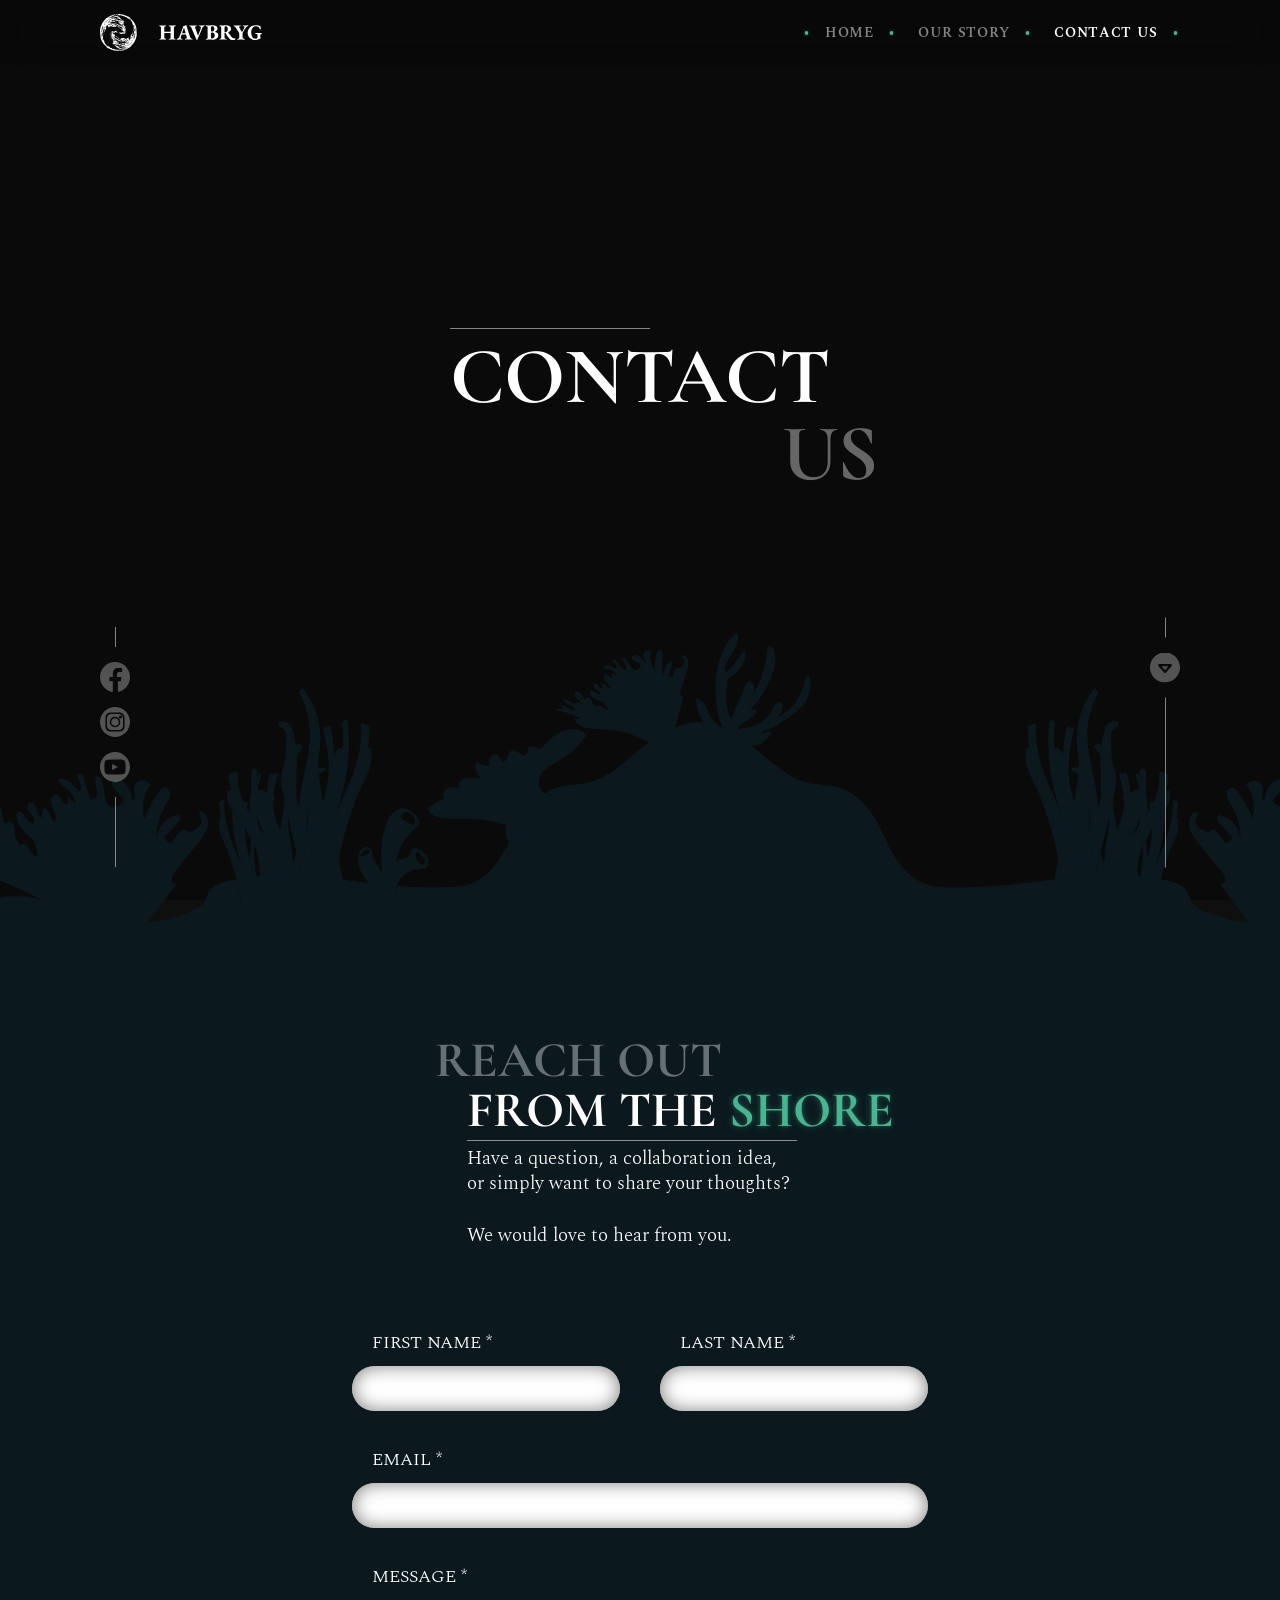
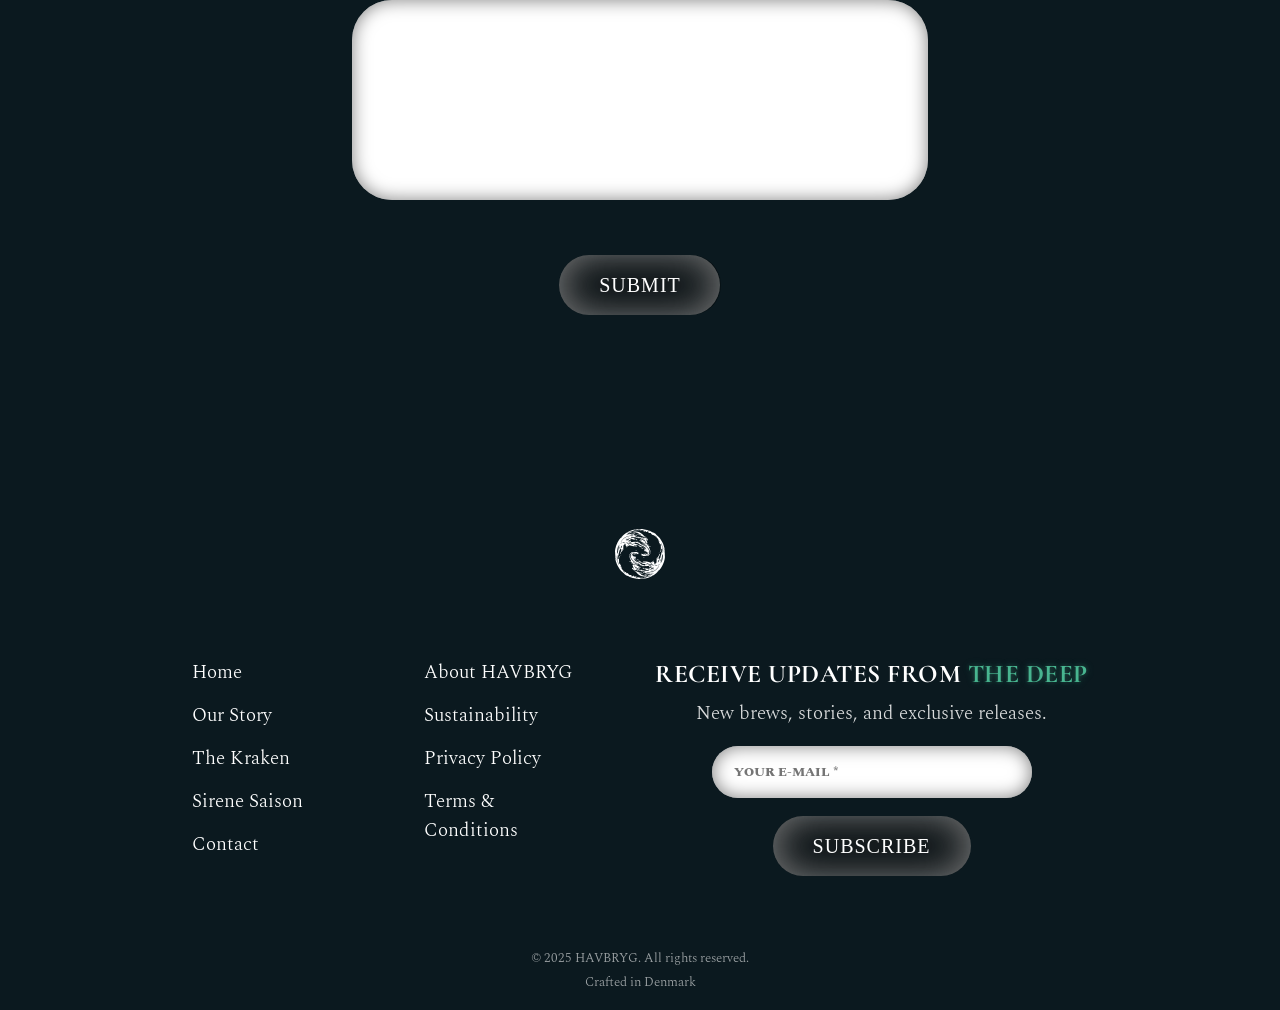
<file: contact-us.html>
<!DOCTYPE html>
<html lang="en">
<head>
    <meta charset="UTF-8">
    <meta name="viewport" content="width=device-width, initial-scale=1.0">
    <title>HAVBRYG-contact-us</title>
    <link rel="stylesheet" href="/css/style.css" />
    <script src="/js/script.js" defer></script>
    <link rel="preconnect" href="https://fonts.googleapis.com" />
    <link rel="preconnect" href="https://fonts.gstatic.com" crossorigin />
<link href="https://fonts.googleapis.com/css2?family=Cormorant+Garamond:ital,wght@0,300..700;1,300..700&family=EB+Garamond:ital,wght@0,400..800;1,400..800&family=Spectral:ital,wght@0,200;0,300;0,400;0,500;0,600;0,700;0,800;1,200;1,300;1,400;1,500;1,600;1,700;1,800&display=swap" rel="stylesheet">
</head>
<!-- BUBBLES MOUSEMOVE -->
<div class="bubble-container"></div>

<body class="page">
   <div class="page-transition"></div>
    <!-- ==== BACKGROUND ==== -->

    <video class="bg-video" autoplay muted loop playsinline aria-hidden="true">
      <source src="/assets/img/bg_underwater.mp4" type="video/mp4" />
    </video>

    <!-- ==== MENU ==== -->
    <header class="site-header">
      <nav class="nav" aria-label="hovedmenu">
        <a href="index.html" class="logo">
          <img
            class="logo-default"
            src="/assets/img/logo1.svg"
            alt="HAVBRYG logo"
          />
          <img class="logo-hover" src="/assets/img/logo1-hover.svg" alt="" />
        </a>
        <!-- DESKTOP MENU (visible on wide screens) -->
          <ul class="menu">
            <li><a href="index.html">HOME</a></li>
            <li><a href="our-story.html">OUR STORY</a></li>
            <li><a href="contact-us.html" class="active">CONTACT US</a></li>
          </ul>
        
      </nav>
    </header>
   <!-- MENU TOGGLE (moved out of header so backdrop-filter can blur page behind) -->
    <input type="checkbox" id="menu-toggle" class="menu-toggle" />
    <!-- Shared glass overlay used for both header and dropdown so blur blends seamlessly -->
    <div class="glass-overlay" aria-hidden="true"></div>
    <label for="menu-toggle" class="menu-burger">
      <div class="bar"></div>
      <div class="bar"></div>
      <div class="bar"></div>
    </label>
    <!-- MOBILE PANEL (used for small screens so it can be fixed and blurred) -->
    <ul class="menu-panel">
      <li><a href="index.html">HOME</a></li>
      <li><a href="our-story.html">OUR STORY</a></li>
      <li><a href="contact-us.html" class="active">CONTACT US</a></li>
    </ul>
 
    <main>

        <!-- ==== HERO CONTACT US ==== -->
         <section id="hero" class="hero-contact">
            <h1>CONTACT</h1>
            <h2 class="mouse-glow-text">
              <span class="text-base">US</span>
              <span class="text-glow">US</span>
            </h2>
            <!-- SOCIAL LINKS -->
        <aside class="social-links" aria-label="sociale medier">
          <a href="/" class="social-icon" aria-label="Facebook">
            <img class="icon-default" src="/assets/img/facebook.svg" alt="" />
            <img
              class="icon-hover"
              src="/assets/img/facebook-hover.svg"
              alt=""
            />
          </a>
          <a href="/" class="social-icon" aria-label="Instagram">
            <img class="icon-default" src="/assets/img/instagram.svg" alt="" />
            <img
              class="icon-hover"
              src="/assets/img/instagram-hover.svg"
              alt=""
            />
          </a>
          <a href="/" class="social-icon" aria-label="Youtube">
            <img class="icon-default" src="/assets/img/youtube.svg" alt="" />
            <img class="icon-hover" src="/assets/img/youtube-hover.svg" alt=""
          /></a>
        </aside>
        <!-- SCROLL ARROW -->
        <a href="#next" class="scroll-arrow" aria-label="scroll ned">
          <div class="arrow-wrapper">
            <img
              class="scroll-arrow-default"
              src="/assets/img/drop-down.svg"
              alt=""
            />
            <img
              class="scroll-arrow-hover"
              src="/assets/img/drop-down-hover.svg"
              alt=""
            />
          </div>
        </a> 
        </section>
<div class="contact-bg">
<!-- ==== CONTACT US ==== -->
<section class="contact">
<article class="contact-text">
    <h2 class="mouse-glow-text">
      <span class="text-base">REACH OUT</span>
    <span class="text-glow">REACH OUT</span>
    </h2>
    <h3>FROM THE <span class="accent">SHORE</span></h3>
    <p>Have a question, a collaboration idea, or simply want to share your thoughts? <br><br>We would love to hear from you.</p>
</article>

<div class="contact-form-section">
     <form class="contact-form">

    <div class="form-row">
      <div class="form-group">
        <label for="first-name">FIRST NAME *</label>
        <input type="text" id="first-name" name="first-name" required>
      </div>

      <div class="form-group">
        <label for="last-name">LAST NAME *</label>
        <input type="text" id="last-name" name="last-name" required>
      </div>
    </div>

    <div class="form-group">
      <label for="email">EMAIL *</label>
      <input type="email" id="email" name="email" required>
    </div>

    <div class="form-group">
      <label for="message">MESSAGE *</label>
      <textarea id="message" name="message" required></textarea>
    </div>

    <div class="form-submit">
      <button type="submit" class="button">SUBMIT</button>
    </div>

  </form>

</div>


</section>

<!-- ==== FOOTER ==== -->

      <footer class="footer">
       
        <div class="footer-wrapper">
        <div class="logo-wrapper">
          <a href="index.html" class="logo-no-text" aria-label="gå til forsiden">
            <img
              src="/assets/img/logo_no_text.svg"
              class="logo-no-text-default"
              alt="logo no text default"
            />
            <img
              src="/assets/img/logo_no_text-hover.svg"
              class="logo-no-text-hover"
              alt="logo no text hover"
            />
          </a>
        </div>
        <div class="links-wrapper">
          <div class="links">
            <div class="links-first">
              <ul>
                <li><a href="/">Home</a></li>
                <li><a href="/">Our Story</a></li>
                <li><a href="/">The Kraken</a></li>
                <li><a href="/">Sirene Saison</a></li>
                <li><a href="/">Contact</a></li>
              </ul>
            </div>
            <div class="links-second">
              <ul>
                <li><a href="/">About HAVBRYG</a></li>
                <li><a href="/">Sustainability</a></li>
                <li><a href="/">Privacy Policy</a></li>
                <li><a href="/">Terms & Conditions</a></li>
              </ul>
            </div>
          </div>

          <div class="newsletter-wrapper">
            <h2>RECEIVE UPDATES FROM <span class="accent">THE DEEP</span></h2>
            <p>New brews, stories, and exclusive releases.</p>
            <form class="newsletter">
              <input type="email" placeholder="YOUR E-MAIL *" required />
              <button type="submit" class="button">SUBSCRIBE</button>
            </form>
          </div>
        </div>

        <div class="footer-copy">
          <p>© 2025 HAVBRYG. All rights reserved.</p>
          <p>Crafted in Denmark</p>
        </div>
      </footer></div>
        </main>
</body>
</html>
</file>
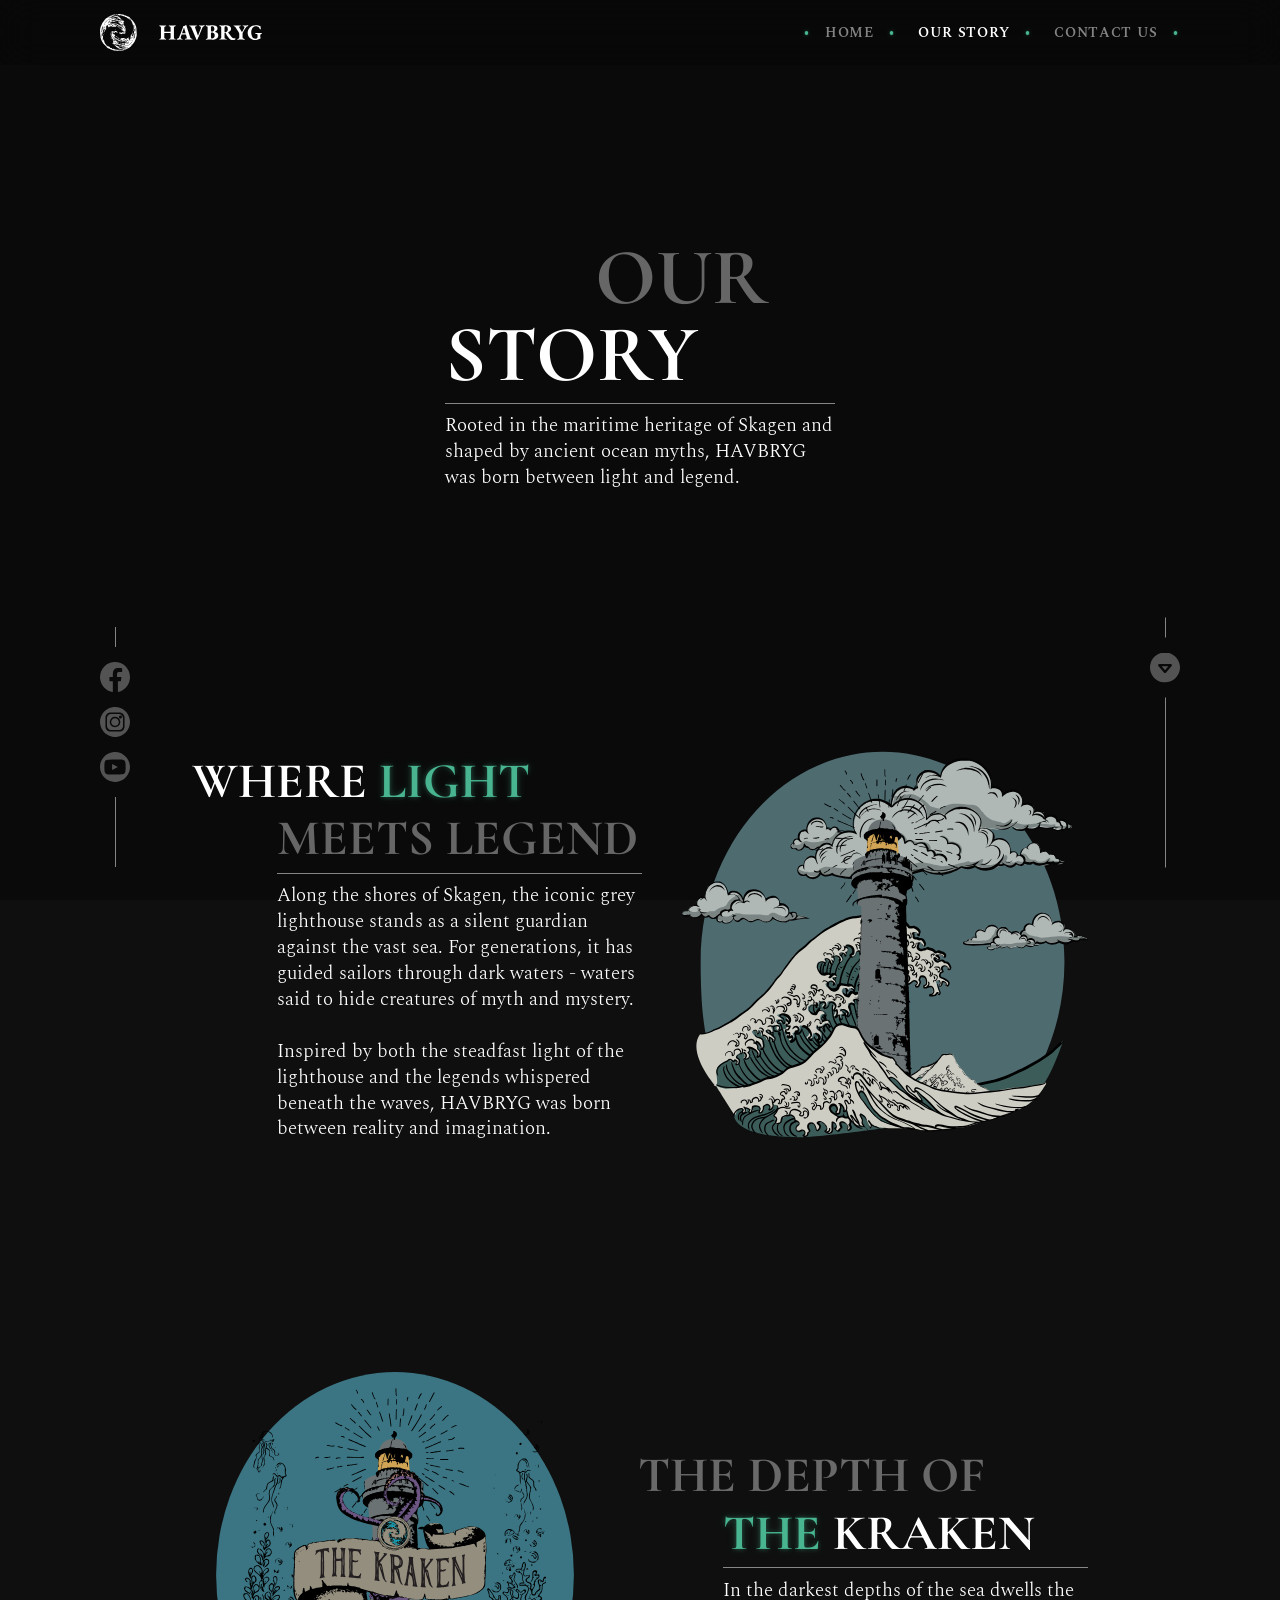
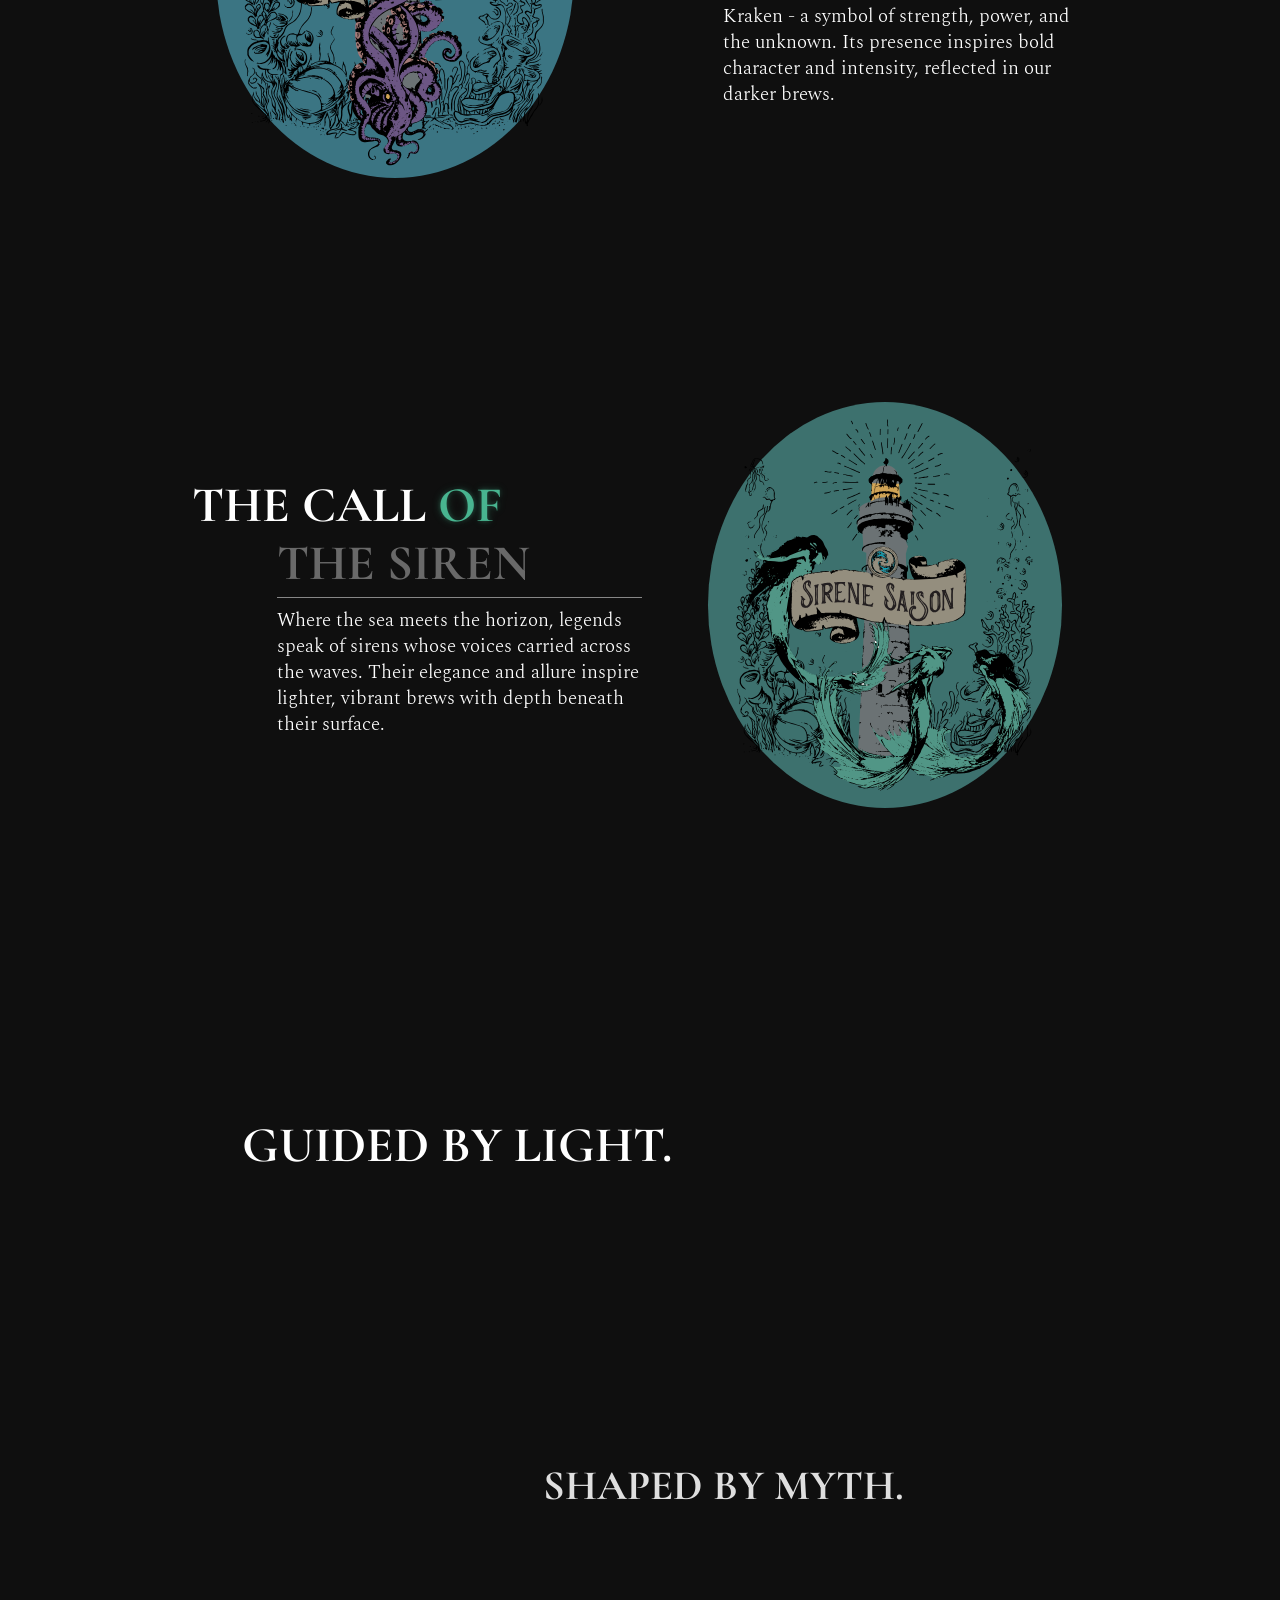
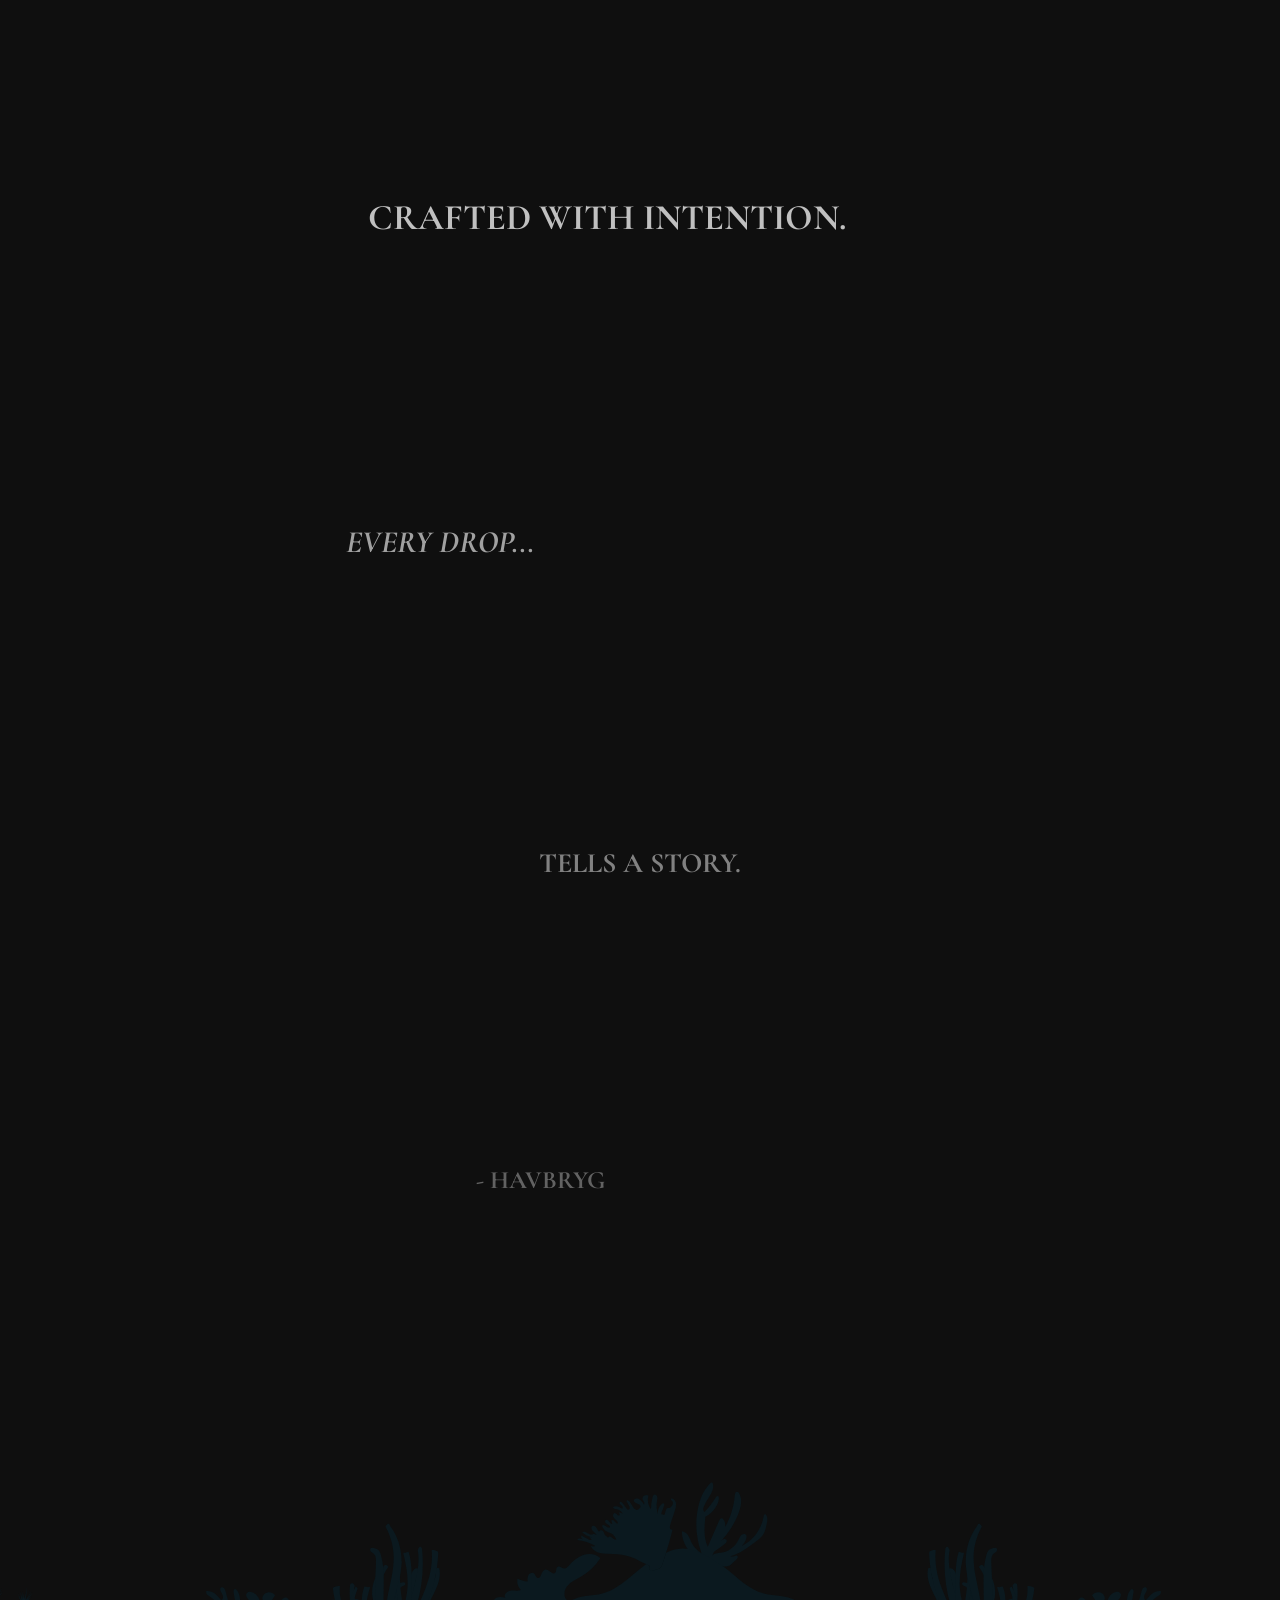
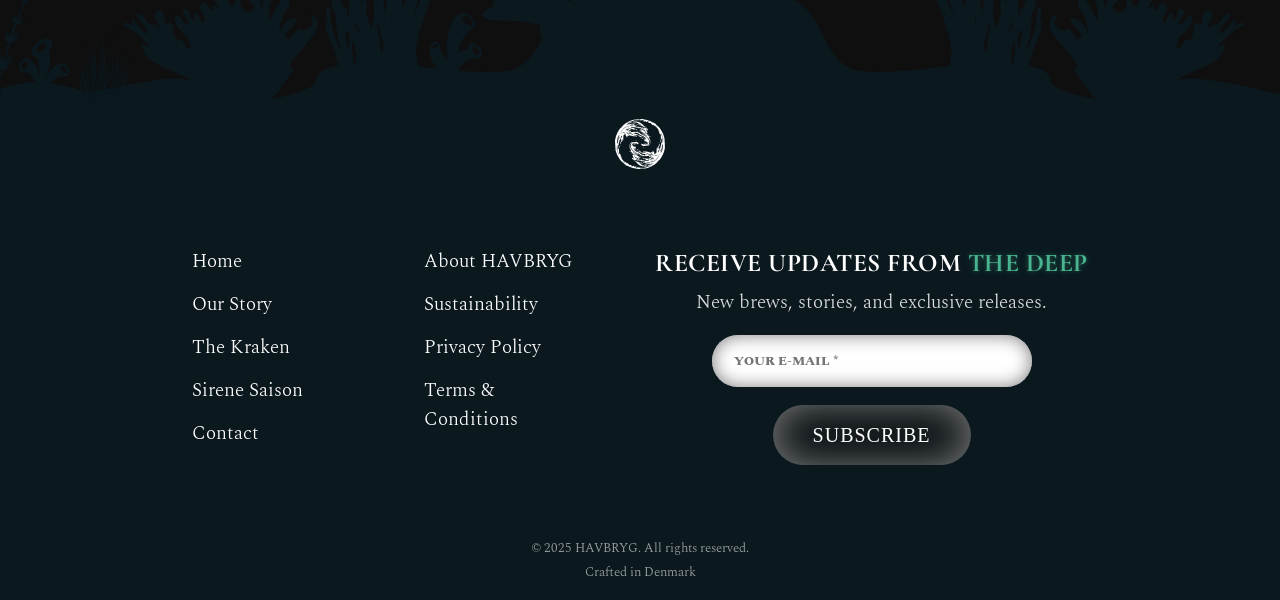
<file: our-story.html>
<!DOCTYPE html>
<html lang="en">
<head>
    <meta charset="UTF-8">
    <meta name="viewport" content="width=device-width, initial-scale=1.0">
    <title>HAVBRYG-our-story</title>
    <link rel="stylesheet" href="/css/style.css" />
    <script src="/js/script.js" defer></script>
    <link rel="preconnect" href="https://fonts.googleapis.com" />
    <link rel="preconnect" href="https://fonts.gstatic.com" crossorigin />
<link href="https://fonts.googleapis.com/css2?family=Cormorant+Garamond:ital,wght@0,300..700;1,300..700&family=EB+Garamond:ital,wght@0,400..800;1,400..800&family=Spectral:ital,wght@0,200;0,300;0,400;0,500;0,600;0,700;0,800;1,200;1,300;1,400;1,500;1,600;1,700;1,800&display=swap" rel="stylesheet">
</head>
<!-- BUBBLES MOUSEMOVE -->
<div class="bubble-container"></div>

<body class="page">
    <!-- ==== BACKGROUND ==== -->

    <video class="bg-video" autoplay muted loop playsinline aria-hidden="true">
      <source src="/assets/img/bg_underwater.mp4" type="video/mp4" /></video>

    <!-- ==== MENU ==== -->
    <header class="site-header">
      <nav class="nav" aria-label="hovedmenu">
        <a href="index.html" class="logo">
          <img
            class="logo-default"
            src="/assets/img/logo1.svg"
            alt="HAVBRYG logo"
          />
          <img class="logo-hover" src="/assets/img/logo1-hover.svg" alt="" />
        </a>
        <!-- DESKTOP MENU (visible on wide screens) -->
          <ul class="menu">
            <li><a href="index.html">HOME</a></li>
            <li><a href="our-story.html" class="active">OUR STORY</a></li>
            <li><a href="contact-us.html">CONTACT US</a></li>
          </ul>
        
      </nav>
    </header>
    <!-- MENU TOGGLE (moved out of header so backdrop-filter can blur page behind) -->
    <input type="checkbox" id="menu-toggle" class="menu-toggle" />
    <!-- Shared glass overlay used for both header and dropdown so blur blends seamlessly -->
    <div class="glass-overlay" aria-hidden="true"></div>
    <label for="menu-toggle" class="menu-burger">
      <div class="bar"></div>
      <div class="bar"></div>
      <div class="bar"></div>
    </label>
    <!-- MOBILE PANEL (used for small screens so it can be fixed and blurred) -->
    <ul class="menu-panel">
      <li><a href="index.html">HOME</a></li>
      <li><a href="our-story.html" class="active">OUR STORY</a></li>
      <li><a href="contact-us.html">CONTACT US</a></li>
    </ul>
    <main>

        <!-- ==== HERO ==== -->
         <section id="hero" class="hero-story">
          <div class="hero-story-text">
            <h1 class="mouse-glow-text">
              <span class="text-base">OUR</span> 
              <span class="text-glow">OUR</span>
              </h1>
             <h2>STORY</h2>
<p>Rooted in the maritime heritage of Skagen and shaped by ancient ocean myths, HAVBRYG was born between light and legend.</p>
        </div>
<!-- SOCIAL LINKS -->
        <aside class="social-links" aria-label="sociale medier">
          <a href="/" class="social-icon" aria-label="Facebook">
            <img class="icon-default" src="/assets/img/facebook.svg" alt="" />
            <img
              class="icon-hover"
              src="/assets/img/facebook-hover.svg"
              alt=""
            />
          </a>
          <a href="/" class="social-icon" aria-label="Instagram">
            <img class="icon-default" src="/assets/img/instagram.svg" alt="" />
            <img
              class="icon-hover"
              src="/assets/img/instagram-hover.svg"
              alt=""
            />
          </a>
          <a href="/" class="social-icon" aria-label="Youtube">
            <img class="icon-default" src="/assets/img/youtube.svg" alt="" />
            <img class="icon-hover" src="/assets/img/youtube-hover.svg" alt=""
          /></a>
        </aside>
        <!-- SCROLL ARROW -->
        <a href="#next" class="scroll-arrow" aria-label="scroll ned">
          <div class="arrow-wrapper">
            <img
              class="scroll-arrow-default"
              src="/assets/img/drop-down.svg"
              alt=""
            />
            <img
              class="scroll-arrow-hover"
              src="/assets/img/drop-down-hover.svg"
              alt=""
            />
          </div>
        </a> 
        </section>

        <!-- ==== OUR STORY ==== -->

        <!-- LIGHTHOUSE -->
         <section class="lighthouse-section">
            <article class="lighthouse-text">
            <h2>WHERE <span class="accent">LIGHT</span></h2> 
            <h3 class="mouse-glow-text">
              <span class="text-base">MEETS LEGEND</span>
              <span class="text-glow">MEETS LEGEND</span>
            </h3>
            <p>Along the shores of Skagen, the iconic grey lighthouse stands as a silent guardian against the vast sea. For generations, it has guided sailors through dark waters - waters said to hide creatures of myth and mystery.<br><br>Inspired by both the steadfast light of the lighthouse and the legends whispered beneath the waves, HAVBRYG was born between reality and imagination.</p>
             </article>
            <div class="lighthouse-img">
             <img src="/assets/img/lighthouse_basic.svg" class="basic" alt="">
             <img src="/assets/img/lighthouse_clouds.svg" class="behind" alt="">
             <img src="/assets/img/lighthouse_wave1.svg" class="between" alt="">
             <img src="/assets/img/lighthouse_lighthouse.svg" class="front" alt="">
             <img src="/assets/img/lighthouse_wave2.svg" class="extra-front" alt="">
             </div>
         </section>

         <!-- KRAKEN -->
         <section class="kraken-section">
            <div class="kraken-img">
                <img src="/assets/img/kraken_basic.svg" class="basic" alt="">
                <img src="/assets/img/kraken_bg.svg" class="behind" alt="">
                <img src="/assets/img/kraken_mid.svg" class="between" alt="">
                <img src="/assets/img/kraken_front.svg" class="front" alt="">
            </div>
            <article class="kraken-text">
                <h2 class="mouse-glow-text">
                  <span class="text-base">THE DEPTH OF</span>
                <span class="text-glow">THE DEPTH OF</span>
                </h2> 
                <h3><span class="accent">THE</span> KRAKEN</h3>
                <p>In the darkest depths of the sea dwells the Kraken - a symbol of strength, power, and the unknown. Its presence inspires bold character and intensity, reflected in our darker brews.</p>
            </article>
         </section>

         <!-- SIREN -->
          <section class="siren-section">
<article class="siren-text">
    <h2>THE CALL <span class="accent">OF</span></h2> 
        <h3 class="mouse-glow-text">
          <span class="text-base">THE SIREN</span>
        <span class="text-glow">THE SIREN</span>
        </h3>
<p>Where the sea meets the horizon, legends speak of sirens whose voices carried across the waves. Their elegance and allure inspire lighter, vibrant brews with depth beneath their surface.</p>
</article>
<div class="siren-img">
                <img src="/assets/img/siren_basic.svg" class="basic" alt="">
                <img src="/assets/img/siren_bg.svg" class="behind" alt="">
                <img src="/assets/img/siren_mid.svg" class="between" alt="">
                <img src="/assets/img/siren_front.svg" class="front" alt="">
            </div>
          </section>

         <!-- ==== SLOGAN ==== -->
          <section class="slogan">
<p>GUIDED BY LIGHT.</p>
<p>SHAPED BY MYTH.</p>
<p>CRAFTED WITH INTENTION.</p>
<p>EVERY DROP...</p>
<p>TELLS A STORY.</p>
<p>- HAVBRYG</p>
          </section>
    

          <!-- ==== FOOTER ==== -->

      <footer class="footer">
        <img
          class="footer-bg"
          src="/assets/img/bg-footer.svg"
          alt="background for footer"
        />
        <div class="footer-wrapper">
        <div class="logo-wrapper">
          <a href="index.html" class="logo-no-text" aria-label="gå til forsiden">
            <img
              src="/assets/img/logo_no_text.svg"
              class="logo-no-text-default"
              alt="logo no text default"
            />
            <img
              src="/assets/img/logo_no_text-hover.svg"
              class="logo-no-text-hover"
              alt="logo no text hover"
            />
          </a>
        </div>
        <div class="links-wrapper">
          <div class="links">
            <div class="links-first">
              <ul>
                <li><a href="/">Home</a></li>
                <li><a href="/">Our Story</a></li>
                <li><a href="/">The Kraken</a></li>
                <li><a href="/">Sirene Saison</a></li>
                <li><a href="/">Contact</a></li>
              </ul>
            </div>
            <div class="links-second">
              <ul>
                <li><a href="/">About HAVBRYG</a></li>
                <li><a href="/">Sustainability</a></li>
                <li><a href="/">Privacy Policy</a></li>
                <li><a href="/">Terms & Conditions</a></li>
              </ul>
            </div>
          </div>

          <div class="newsletter-wrapper">
            <h2>RECEIVE UPDATES FROM <span class="accent">THE DEEP</span></h2>
            <p>New brews, stories, and exclusive releases.</p>
            <form class="newsletter">
              <input type="email" placeholder="YOUR E-MAIL *" required />
              <button type="submit" class="button">SUBSCRIBE</button>
            </form>
          </div>
        </div>

        <div class="footer-copy">
          <p>© 2025 HAVBRYG. All rights reserved.</p>
          <p>Crafted in Denmark</p>
        </div>
      </footer>
 
</main>
</body>
</html>
</file>
<file: css/style.css>
/* ==== BASE ==== */

* {
  padding: 0;
  margin: 0;
  box-sizing: border-box;
}

/* Shared glass variables */
:root {
  --glass-bg: rgba(0, 0, 0, 0.12);
  --glass-blur: blur(20px);
}

/* Shared glass overlay behind header + dropdown (keeps a single backdrop for a seamless blur) */
.glass-overlay {
  position: fixed;
  top: 0;
  left: 0;
  right: 0;
  height: var(--header-height, 64px);
  background: rgba(0, 0, 0, 0.12);
  backdrop-filter: blur(20px);
  -webkit-backdrop-filter: blur(20px);
  z-index: 1000; /* behind header (1001) and menu-panel (1002) */
  pointer-events: none;
  transition:
    height 0.36s ease,
    opacity 0.36s ease;
}

/* Expand overlay when menu is open */
.menu-toggle:checked ~ .glass-overlay {
  height: calc(var(--header-height, 64px) + 170px);
}

body {
  font-family: "Spectral", serif;
  font-weight: 300;
  font-style: normal;
  color: #ffffff;
  background: rgb(15, 15, 15);
  font-size: 1.2rem;
}

/* BUBBLES MOUSEMOVE */
.bubble-container {
  position: fixed;
  inset: 0;
  pointer-events: none;
  overflow: hidden;
  z-index: 999;
}

.bubble {
  position: absolute;
  border-radius: 50%;
  background: radial-gradient(
    circle at 30% 30%,
    rgba(220, 235, 240, 0.75),
    rgba(200, 220, 230, 0.3) 40%,
    rgba(180, 205, 215, 0.1) 70%,
    rgba(160, 190, 200, 0.03)
  );
  border: 1px solid rgba(210, 225, 230, 0.22);
  box-shadow:
    inset -2px -2px 5px rgba(255, 255, 255, 0.08),
    inset 2px 2px 5px rgba(230, 240, 245, 0.12),
    0 0 6px rgba(210, 225, 230, 0.08);
  animation:
    bubbleRise 0.9s linear forwards,
    bubbleSway 0.9s ease-in-out forwards;
}

/* BUBBLES */
@keyframes bubbleRise {
  0% {
    transform: translateY(0) scale(0.85);
  }

  60% {
    transform: translateY(-160px) scale(1);
  }

  100% {
    transform: translateY(-250px) scale(1.1);
    opacity: 0;
  }
}

@keyframes bubbleSway {
  0% {
    margin-left: 0;
  }

  25% {
    margin-left: calc(var(--drift-x) * 0.4);
  }

  50% {
    margin-left: calc(var(--drift-x) * 0.8);
  }

  75% {
    margin-left: calc(var(--drift-x) * 0.4);
  }

  100% {
    margin-left: 0;
  }
}

/* page fade */
.page {
  opacity: 0;
  transition: opacity 0.1s ease;
}

/* når siden er loaded */
.page.loaded {
  opacity: 1;
}

a {
  color: inherit;
  text-decoration: none;
}
img {
  max-width: 100%;
  height: auto;
  display: block;
}

/* neon */
.accent {
  color: #48b590; /* neon blå-grøn */
  text-shadow:
    0 0 4px rgba(72, 181, 144, 0.3),
    0 0 8px rgba(72, 181, 144, 0.3);
}

/* glow text */
.mouse-glow-text {
  position: relative;
  display: inline-block;
  margin: 0;
}

/* glow-lag */
.text-glow {
  position: absolute;
  inset: 0;
  pointer-events: none;
  color: transparent;
  background: radial-gradient(
    circle 120px at var(--x, 50%) var(--y, 50%),
    rgba(72, 181, 144, 0.9) 0%,
    rgba(72, 181, 144, 0.45) 30%,
    rgba(72, 181, 144, 0.15) 55%,
    rgba(72, 181, 144, 0) 78%
  );
  -webkit-background-clip: text;
  background-clip: text;
  opacity: 0;
  transition: opacity 0.2s ease;
}

/* kun når musen er over teksten */
.mouse-glow-text:hover .text-glow {
  opacity: 1;
}

.title h3 .text-glow,
.title-story .text-glow {
  padding-left: 6.3vw;
}

/* ==== BACKGROUND VIDEO (fixed) ==== */

.bg-video {
  position: fixed;
  inset: 0;
  width: 100%;
  height: 100%;
  object-fit: cover;
  z-index: -2;
}

/* Mørk overlay så tekst kan læses */
body::before {
  content: "";
  position: fixed;
  inset: 0;
  background: rgba(0, 0, 0, 0.35);
  z-index: -1;
  pointer-events: none;
}

/* ==== HEADER (blur + transparent) ==== */
.site-header {
  position: fixed;
  top: 0;
  left: 0;
  right: 0;
  z-index: 1001;
  /* header is transparent; visual glass comes from .glass-overlay */
  background: transparent;
  isolation: isolate;
  backdrop-filter: none;
  -webkit-backdrop-filter: none;
}

.nav {
  display: flex;
  align-items: center;
  justify-content: space-between;
  position: relative;
  padding: 14px 7.8vw;
}

.logo {
  position: relative;
  display: inline-block;
  width: 18vh;
  z-index: 10;
  transition: filter 0.4s ease;
}

.logo img {
  width: 100%;
  display: block;
  transition: opacity 0.4s ease;
}

.logo-default {
  position: relative;
  z-index: 1;
}

.logo-hover {
  position: absolute;
  top: 0;
  left: 0;
  opacity: 0;
  z-index: 2;
}

.logo:hover {
  filter: drop-shadow(0 0 3px rgba(72, 181, 144, 0.3))
    drop-shadow(0 0 5px rgba(72, 181, 144, 0.3));
  transition: filter 0.4s ease;
}

.logo:hover .logo-hover {
  opacity: 1;
}

.logo:hover .logo-default {
  opacity: 0;
}

/* menu links på række */
.menu {
  display: flex;
  list-style: none;
  padding: 0;
  margin: 0;
  letter-spacing: 0.05em;
  font-size: 14px;
  font-weight: 600; /* SemiBold */
}

/* mobile panel is hidden by default on desktop */
.menu-panel {
  display: none;
}

.menu a {
  opacity: 0.5;
  transition: all 0.4s ease;
}

.menu a.active {
  opacity: 1;
}

.menu a:not(.active):hover {
  color: #48b590;
  opacity: 1;
  filter: drop-shadow(0 0 3px rgba(72, 181, 144, 0.3))
    drop-shadow(0 0 5px rgba(72, 181, 144, 0.3));
}

.menu li {
  position: relative;
  padding: 0 22px;
}

/* Prik før første */
.menu li:first-child::before {
  content: "•";
  position: absolute;
  left: 0;
  color: #48b590;
  text-shadow:
    0 0 2px rgba(72, 181, 144, 0.3),
    0 0 4px rgba(72, 181, 144, 0.3);
}

/* Prik efter hvert item */
.menu li::after {
  content: "•";
  position: absolute;
  right: 0;
  color: #48b590;
  text-shadow:
    0 0 2px rgba(72, 181, 144, 0.3),
    0 0 4px rgba(72, 181, 144, 0.3);
}

/* MENU TOGGLE */

.menu-burger {
  cursor: pointer;
  display: none;
  flex-direction: column;
}

.menu-burger .bar {
  background-color: #ffffff;
  height: 2px;
  margin: 2.5px;
  transition: all 0.3s ease;
  width: 24px;
  border-radius: 10px;
}

.menu-toggle {
  display: none;
}

/* Luk menuen når der klikkes på et link */
.menu a:active ~ .menu-toggle {
  display: none;
}

/* MENU TOGGLE LINES*/

@keyframes move1 {
  0% {
    transform: translate(-50%, -50%) rotate(0deg) translateX(-175px)
      rotate(0deg);
  }
  100% {
    transform: translate(-50%, -50%) rotate(360deg) translateX(-175px)
      rotate(-360deg);
  }
}

@keyframes move2 {
  0% {
    transform: translate(-50%, -50%) rotate(0deg) translateX(-175px)
      rotate(0deg);
  }
  100% {
    transform: translate(-50%, -50%) rotate(360deg) translateX(-175px)
      rotate(-360deg);
  }
}

@keyframes move3 {
  0% {
    transform: translate(-50%, -50%) rotate(0deg) translateX(-175px)
      rotate(0deg);
  }
  100% {
    transform: translate(-50%, -50%) rotate(360deg) translateX(-175px)
      rotate(-360deg);
  }
}

/* ==== HERO LAYOUT ==== */
.hero {
  min-height: 100vh;
  display: flex;
  align-items: center;
  position: relative;
  padding: 0 15vw;
}

/* venstre tekstblok */
.title {
  min-width: 580px;
}

.title p:first-child {
  letter-spacing: 0.25em;
  font-size: 15px;
  font-weight: 500;
  color: #ffffff60;
}

.title h1 {
  font-family: "EB Garamond", serif;
  font-size: 100px; /* justér */
  font-weight: 800;
  letter-spacing: 0.03em;
  margin-top: -25px;
}

/* linje under h1 */
.title h1::after {
  content: "";
  display: block;
  width: 79px;
  height: 0.5px;
  opacity: 0.5;
  margin-top: -15px;
  background-color: #ffffff;
}

.title h2 {
  margin: 0;
  font-family: "Cormorant Garamond";
  font-size: 50px;
  margin-bottom: -10px;
}

.title h3 {
  margin: 0;
  font-family: "Cormorant Garamond";
  font-size: 50px;
  color: #ffffff60;
  padding-left: 6.3vw;
}

/* linje under h3 */
.hero-text::before {
  content: "";
  display: block;
  height: 0.5px;
  opacity: 0.5;
  margin-bottom: 10px;
  background-color: #ffffff;
}

/* brødtekst (det sidste p i .title) */
.hero-text:last-child {
  margin: 0;
  max-width: 460px;
  padding-left: 6.3vw;
  line-height: 1.35;
}

/* højre side: flasker */
.beers {
  position: relative;
  display: flex;
  align-items: flex-end;
  margin-left: auto; /* skubber flasker mod højre */
}

.bottle-kraken {
  max-width: 300px;
  position: relative;
  z-index: 2;
  filter: contrast(1.08) brightness(1.03)
    drop-shadow(0 22px 28px rgba(0, 0, 0, 0.2)); /* tydelig skygge */
}

.bottle-siren {
  max-width: 270px;
  position: relative;
  z-index: 1;
  margin: 0px 0px 25px -50px;
  filter: brightness(0.9) contrast(0.96) saturate(1) blur(0.5px); /* super subtilt (kan fjernes) */
  opacity: 0.95; /* også subtilt */
}

/* ==== SOCIAL LINKS ==== */

.social-links {
  position: fixed;
  left: 7.8vw;
  top: 95%;
  transform: translateY(-95%);
  z-index: 1000;
  display: flex;
  flex-direction: column;
  align-items: center;
  gap: 15px;
}

/* wrapper for hvert ikon */
.social-icon {
  position: relative;
  display: inline-block;
  width: 30px;
  height: 30px;
}

.social-icon img {
  width: 100%;
  height: 100%;
  display: block;
  transition: opacity 0.4s ease;
}

.icon-default {
  opacity: 0.3; /* din “standard” */
  transition: opacity 0.4s ease;
}

.icon-hover {
  position: absolute;
  inset: 0;
  opacity: 0;
  transition: opacity 0.4s ease;
}

.social-icon:hover .icon-default {
  opacity: 0;
}

/* hover fade */
.social-icon:hover .icon-hover {
  opacity: 1;
}

/* Glow effekt */
.social-icon:hover {
  filter: drop-shadow(0 0 4px rgba(72, 181, 144, 0.3))
    drop-shadow(0 0 4px rgba(72, 181, 144, 0.3));
}

/* ØVERSTE LINJE */
.social-links::before {
  content: "";
  height: 20px; /* længere */
  width: 0.5px;
  opacity: 0.5;
  background: rgba(255, 255, 255);
}

/* NEDERSTE LINJE */
.social-links::after {
  content: "";
  height: 70px; /* længere */
  width: 0.5px;
  opacity: 0.5;
  background: rgba(255, 255, 255);
}

/* ==== SCROLL ARROW ==== */

.scroll-arrow {
  position: fixed;
  right: 7.8vw;
  top: 95%;
  transform: translateY(-95%);
  z-index: 1000;
  display: flex;
  flex-direction: column;
  align-items: center;
  gap: 15px;
  cursor: pointer;
}

.arrow-wrapper {
  position: relative;
  width: 30px;
  height: 30px;
  transition: transform 0.4s ease;
}

.arrow-wrapper img {
  position: absolute;
  inset: 0;
  width: 100%;
  height: 100%;
  transition: opacity 0.4s ease;
}

.scroll-arrow-default {
  opacity: 0.3;
  z-index: 1;
}

.scroll-arrow-hover {
  opacity: 0;
  z-index: 2;
}

.scroll-arrow:hover .scroll-arrow-default {
  opacity: 0;
}

.scroll-arrow:hover .scroll-arrow-hover {
  opacity: 1;
}

.scroll-arrow:hover {
  filter: drop-shadow(0 0 2px rgba(72, 181, 144, 0.3))
    drop-shadow(0 0 4px rgba(72, 181, 144, 0.3));
}

/* ØVERSTE LINJE */
.scroll-arrow::before {
  content: "";
  height: 20px; /* længere */
  width: 0.5px;
  opacity: 0.5;
  background: rgba(255, 255, 255);
}

/* NEDERSTE LINJE */
.scroll-arrow::after {
  content: "";
  height: 170px; /* længere */
  width: 0.5px;
  opacity: 0.5;
  background: rgba(255, 255, 255);
}

/* når pilen skal pege op */
.scroll-arrow.is-up .arrow-wrapper {
  transform: rotate(180deg);
}

/* ==== SHORT STORY ==== */

.story {
  min-height: 70vh;
  display: flex;
  align-items: center;
  position: relative;
  padding: 0 15vw;
  justify-content: space-around;
}

.bottle-kraken-tilt {
  position: relative;
  display: flex;
  align-items: flex-end;
  /*max-width: 450px;*/
  width: clamp(150px, 25vw, 550px);
  filter: contrast(1.08) brightness(1.03)
    drop-shadow(0 22px 28px rgba(0, 0, 0, 0.2)); /* tydelig skygge */
}

.title-story {
  min-width: 540px;
  display: flex;
  flex-direction: column;
  gap: 80px;
  align-items: center;
}

.title-story h1 {
  margin: 0;
  font-family: "Cormorant Garamond";
  font-size: 50px;
  color: #ffffff60;
  padding-left: 6.3vw;
  margin-bottom: -10px;
}

.title-story h2 {
  margin: 0;
  font-family: "Cormorant Garamond";
  font-size: 50px;
  font-weight: 700px;
}

/* brødtekst */
.title-story p {
  margin: 0;
  max-width: 460px;
  line-height: 1.35;
}

/* linje under h2 */
.title-story p::before {
  content: "";
  display: block;
  height: 0.5px;
  opacity: 0.5;
  margin-bottom: 10px;
  background-color: #ffffff;
}

/* button */
.button {
  position: relative;
  color: white;
  font-size: 20px;
  letter-spacing: 0.05em;
  padding: 20px 40px;
  z-index: 1; /* Sørger for at knappen er foran eventuelle baggrunde */
  display: inline-flex;
  align-items: center;
  justify-content: center;
  border: none;
  text-decoration: none;
  cursor: pointer;
  font-family: "Lora", serif;
  font-weight: 500;
  border-radius: 999px;
  background: transparent;
  appearance: none;
  -webkit-appearance: none;
  line-height: 1;
}

.button::before {
  content: ""; /* Skaber et pseudo-element */
  position: absolute;
  inset: 0;
  box-shadow: inset 0 0 40px rgba(255, 255, 255, 1);
  backdrop-filter: blur(5px);
  filter: brightness(0.5);
  z-index: -1;
  transition: filter 0.4s ease;
  border-radius: inherit;
}

.button:hover::before {
  filter: brightness(0.8);
}

/* ==== STORYTELLING ==== */

.storytelling {
  min-height: 150vh;
  position: relative;
  width: 100%;
  overflow: hidden;
  padding: 0 15vw;
  display: flex;
  align-items: center;
}

.storytelling-wrapper {
  display: flex;
  flex-direction: column;
  position: relative;
}

.storytelling-content {
  display: flex;
  align-items: flex-start;
  gap: 20px;
}

.storytelling .bg-2 {
  position: absolute;
  inset: 0;
  width: 100%;
  height: 100%;
  object-fit: cover;
  pointer-events: none;
}

.storytelling-title {
  position: relative;
  display: flex;
  flex-direction: column;
  align-items: flex-end;
}

.storytelling-title h1,
.storytelling-title h2 {
  font-family: "Cormorant Garamond";
  font-size: 50px;
}

.storytelling-title h1 {
  margin-right: 165px;
  display: inline-block;
  margin-bottom: -10px;
  color: #ffffff60;
}

.storytelling-title h2 {
  margin-bottom: 5px;
}

/* linje under */
.storytelling-title h2::after {
  content: "";
  display: block;
  height: 0.5px;
  opacity: 0.5;
  margin-bottom: 10px;
  background-color: #ffffff;
}

.video-wrapper {
  position: relative;
  cursor: pointer;
  display: inline-block;
}

.storytelling-video {
  min-width: 55vw; /* justér */
  width: 100%;
  display: block;
}

/* Begge play ikoner */
.video-wrapper img {
  position: absolute;
  top: 50%;
  left: 50%;
  width: 70px;
  height: 70px;
  transform: translate(-50%, -50%);
  transition:
    opacity 0.4s ease,
    filter 0.4s ease,
    transform 0.4s ease;
  pointer-events: none;
  opacity: 0;
}

.video-wrapper:hover .play-hover {
  opacity: 1;
  filter: drop-shadow(0 0 4px rgba(72, 181, 144, 0.3))
    drop-shadow(0 0 8px rgba(72, 181, 144, 0.3));
  transform: translate(-50%, -50%);
}

/* fælles ikon styling */
.video-wrapper .icon {
  position: absolute;
  top: 50%;
  left: 50%;
  width: 70px;
  height: 70px;
  transform: translate(-50%, -50%);
  transition:
    opacity 0.4s ease,
    filter 0.4s ease,
    transform 0.4s ease;
  pointer-events: none;
  opacity: 0; /* udgangspunkt: skjult */
}

/* PAUSED (ikke playing) */
.video-wrapper:not(.is-playing) img.play-default {
  opacity: 0.4;
}

.video-wrapper:not(.is-playing):hover img.play-default {
  opacity: 0;
}

.video-wrapper:not(.is-playing):hover img.play-hover {
  opacity: 1;
  filter: drop-shadow(0 0 4px rgba(72, 181, 144, 0.3))
    drop-shadow(0 0 8px rgba(72, 181, 144, 0.3));
  transform: translate(-50%, -50%);
}

/* PLAYING */
/* skjul play ikoner mens video spiller */
.video-wrapper.is-playing img.play-default,
.video-wrapper.is-playing img.play-hover {
  opacity: 0;
}

/* vis kun pause-ikon på hover mens den spiller */
.video-wrapper.is-playing:hover img.pause-hover {
  opacity: 1;
  filter: drop-shadow(0 0 4px rgba(72, 181, 144, 0.3))
    drop-shadow(0 0 8px rgba(72, 181, 144, 0.3));
  transform: translate(-50%, -50%);
}

.storytelling-text {
  display: flex;
  flex-direction: column;
  line-height: 1.35;
}

.quote {
  margin-top: 50px;
  display: flex;
  align-items: flex-end;
  flex-direction: column;
  font-style: italic;
  font-weight: 600;
}

/* ==== BEERS ==== */

/* fælles wrapper-styling */
.beer-section,
.beer-section-reverse {
  display: grid;
  grid-template-columns: 340px 1fr;
  gap: 70px;
  align-items: start;
  padding: 0 20vw;
  padding-top: 50px;
  padding-bottom: 50px;
}

.beer-section-reverse {
  grid-template-columns: 1fr 340px;
}

.beer-section-reverse .beer-content {
  flex-direction: row-reverse;
}

.beer-section-reverse .beer-title {
  flex-direction: row-reverse;
  justify-content: space-between;
  text-align: right;
}

.beer-section-reverse .beer-title h2 {
  align-items: flex-end;
}

.beer-img img {
  width: 100%;
  width: 200px;
  display: block;
  filter: contrast(1.08) brightness(1.03)
    drop-shadow(0 22px 28px rgba(0, 0, 0, 0.2));
}

.beer-section .beer-img {
  display: flex;
  justify-content: center;
}

.beer-section-reverse .beer-img {
  display: flex;
  justify-content: center;
  order: 2; /* billedet ligger til højre */
}

.beer-info {
  max-width: 900px;
  margin-top: 70px;
}

.beer-title {
  display: flex;
  align-items: flex-end;
  justify-content: space-between;
  gap: 30px;
  margin-bottom: 18px;
  padding-bottom: 14px;
  border-bottom: 0.5px solid rgba(255, 255, 255, 0.5);
}

.beer-title h2 {
  margin: 0;
  display: flex;
  flex-direction: column;
  font-family: "Cormorant Garamond";
  font-size: clamp(20px, 6vw, 40px);
  color: #ffffff60;
}

.kraken,
.saison {
  color: #ffffff;
  margin-top: -5px;
  margin-bottom: -7px;
}

.kraken {
  margin-left: 28px;
}

.saison {
  margin-right: 28px;
}

.meta-kraken {
  margin: 0;
  font-weight: bold;
  margin-right: 7px;
  font-size: 1rem;
  letter-spacing: 0.05em;
}

.meta-siren {
  margin: 0;
  font-weight: bold;
  font-size: 1rem;
  letter-spacing: 0.05em;
}

.beer-content {
  display: flex;
  justify-content: space-between;
  gap: 60px;
}

.beer-content p {
  max-width: 40vh;
  line-height: 1.35;
}

/* list headings */
.beer-lists h3 {
  font-size: 1rem;
  letter-spacing: 0.02em;
}

.first-list {
  margin: 0 0 10px;
}

.second-list {
  margin-top: 20px;
  margin-bottom: 10px;
}

/* ul reset + bullets */
.beer-lists ul {
  margin: 0;
  padding-left: 18px;
}

.beer-lists li {
  margin: 0 0 10px;
}

/* ==== FOOTER ==== */

.footer {
  overflow: hidden;
  position: relative;
  padding: 0 15vw;
  width: 100%;
  min-height: 80vh;
  display: flex;
  flex-direction: column;
  justify-content: flex-end;
}

.footer-bg {
  position: absolute;
  inset: 0;
  width: 100%;
  height: 100%;
  object-fit: cover;
  pointer-events: none;
  z-index: -1;
}

.footer-wrapper {
  display: flex;
  flex-direction: column;
  min-height: 55vh;
  justify-content: space-around;
}

.logo-wrapper {
  display: flex;
  justify-content: center;
  position: relative;
  margin-bottom: 50px;
}

.logo-no-text {
  width: 50px;
  height: 50px;
  z-index: 1;
}

.logo-no-text img {
  position: absolute;
  inset: 0;
  width: 100%;
  height: 100%;
  display: block;
  transition:
    color 0.3s ease,
    text-shadow 0.3s ease,
    opacity 0.3s ease;
}

.logo-no-text-hover {
  opacity: 0;
}

/* hover effekt (samme som du kender) */
.logo-no-text:hover .logo-no-text-default {
  opacity: 0;
}

.logo-no-text:hover .logo-no-text-hover {
  opacity: 1;
  filter: drop-shadow(0 0 3px rgba(72, 181, 144, 0.3))
    drop-shadow(0 0 8px rgba(72, 181, 144, 0.3));
}

.links-wrapper {
  display: grid;
  align-items: start;
  width: 100%;
  grid-template-columns: 1fr 1fr auto; /* venstre | midt | højre */
  column-gap: 5vw; /* justér afstand */
}

.links {
  display: contents;
  outline: none;
}

.links-first {
  grid-column: 1;
}

.links-second {
  grid-column: 2;
}

.links ul {
  list-style: none;
  margin: 0;
  padding: 0;
  display: flex;
  flex-direction: column;
  gap: 14px;
}

.links a {
  text-decoration: none;
  transition:
    color 0.3s ease,
    text-shadow 0.3s ease,
    opacity 0.3s ease;
}

.links a:hover {
  color: #48b590;
  text-shadow:
    0 0 4px rgba(72, 181, 144, 0.3),
    0 0 8px rgba(72, 181, 144, 0.3);
}

.newsletter-wrapper {
  max-width: 620px;
  text-align: center;
  grid-column: 3;
  justify-self: end;
}

.newsletter-wrapper h2 {
  margin: 0 0 10px;
  font-family: "Cormorant Garamond";
  font-size: 1.6rem;
  letter-spacing: 0.02em;
}

.newsletter-wrapper p {
  margin: 0 0 18px;
  opacity: 0.85;
}

/* input + button på række */
.newsletter {
  display: flex;
  gap: 18px;
  justify-content: center;
  align-items: center;
}

.newsletter input {
  width: min(320px, 45vw);
  height: 52px;
  border-radius: 999px;
  border: none;
  padding: 0 22px;
  outline: none;
  font-family: "Spectral", serif;
  font-weight: 800;
  font-style: normal;
  box-shadow:
    inset 0 0 18px rgba(0, 0, 0, 0.5),
    inset 0 0 18px rgba(255, 255, 255, 0.6);
  transition:
    box-shadow 0.3s ease,
    transform 0.3s ease;
}

.newsletter input:focus,
.newsletter input:focus-visible {
  box-shadow:
    inset 0 0 18px rgba(0, 0, 0, 0.5),
    inset 0 0 18px rgba(255, 255, 255, 0.15),
    0 0 18px rgba(72, 181, 144);
}

.footer-copy {
  text-align: center;
  opacity: 0.6;
  font-size: 0.8rem;
  margin-top: 40px;
}

.footer-copy p {
  margin: 4px 0;
}

/* ==== OUR STORY HERO ==== */

.hero-story {
  min-height: 80vh;
  display: flex;
  align-items: center;
  position: relative;
  padding: 0 15vw;
  flex-direction: column;
  justify-content: center;
  align-items: center;
}

.hero-story h1,
.hero-story h2 {
  display: flex;
  flex-direction: column;
  font-family: "Cormorant Garamond";
  font-size: 80px;
}

.hero-story h1 {
  color: #ffffff60;
  margin-bottom: -20px;
  margin-left: 150px;
}

.hero-story p {
  max-width: 390px;
  line-height: 1.35;
}

.hero-story p::before {
  content: "";
  display: block;
  height: 0.5px;
  opacity: 0.5;
  margin-bottom: 10px;
  background-color: #ffffff;
}

/* ==== STORY SECTIONS ==== */

/* LIGHTHOUSE */
.lighthouse-section {
  min-height: 50vh;
  padding: 0 15vw;
  display: flex;
  position: relative;
  justify-content: space-between;
  align-items: center;
}

.lighthouse-text {
  display: flex;
  flex-direction: column;
  max-width: 540px;
  line-height: 1.35;
}

.lighthouse-text h2,
.lighthouse-text h3 {
  font-family: "Cormorant Garamond";
  font-size: clamp(30px, 6vw, 50px);
}

.lighthouse-text h3,
.lighthouse-text p {
  margin-left: 85px;
}

.lighthouse-text h3 {
  margin-top: -10px;
  color: #ffffff60;
}

.lighthouse-text p::before {
  content: "";
  display: block;
  height: 0.5px;
  opacity: 0.5;
  margin-bottom: 10px;
  background-color: #ffffff;
}

.lighthouse-img {
  width: 100%;
  max-width: 500px;
  position: relative;
  display: flex;
  align-items: center;
}

.lighthouse-img img {
  position: absolute;
}

/* KRAKEN */

.kraken-section {
  min-height: 90vh;
  padding: 0 15vw;
  display: flex;
  position: relative;
  justify-content: space-between;
  align-items: center;
}

.kraken-text {
  display: flex;
  flex-direction: column;
  max-width: 510px;
  line-height: 1.35;
}

.kraken-text h2,
.kraken-text h3 {
  font-family: "Cormorant Garamond";
  font-size: clamp(30px, 6vw, 50px);
}

.kraken-text h3,
.kraken-text p {
  margin-left: 85px;
}

.kraken-text h2 {
  margin-bottom: -10px;
  color: #ffffff60;
}

.kraken-text p::before {
  content: "";
  display: block;
  height: 0.5px;
  opacity: 0.5;
  margin-bottom: 10px;
  background-color: #ffffff;
}

.kraken-img {
  width: 100%;
  max-width: 500px;
  position: relative;
  display: flex;
  align-items: center;
}

.kraken-img img {
  position: absolute;
}

/* SIREN */

.siren-section {
  min-height: 50vh;
  padding: 0 15vw;
  display: flex;
  position: relative;
  justify-content: space-between;
  align-items: center;
}

.siren-text {
  display: flex;
  flex-direction: column;
  max-width: 510px;
  line-height: 1.35;
}

.siren-text h2,
.siren-text h3 {
  font-family: "Cormorant Garamond";
  font-size: clamp(30px, 6vw, 50px);
}

.siren-text h3,
.siren-text p {
  margin-left: 85px;
}

.siren-text h3 {
  margin-top: -10px;
  color: #ffffff60;
}

.siren-text p::before {
  content: "";
  display: block;
  height: 0.5px;
  opacity: 0.5;
  margin-bottom: 10px;
  background-color: #ffffff;
}

.siren-img {
  width: 100%;
  max-width: 500px;
  position: relative;
  display: flex;
  align-items: center;
}

.siren-img img {
  position: absolute;
}

/* SLOGAN */

.slogan {
  display: flex;
  flex-direction: column;
  align-items: center;
  padding: 0 15vw;
  min-height: 250vh;
  justify-content: space-evenly;
  font-family: "Cormorant Garamond";
  font-weight: 800;
}

.slogan p:nth-child(1) {
  font-size: 50px;
  margin-left: -28.6vw;
}

.slogan p:nth-child(2) {
  font-size: 42px;
  opacity: 0.87;
  margin-left: 13vw;
}

.slogan p:nth-child(3) {
  font-size: 36px;
  opacity: 0.74;
  margin-left: -5.2vw;
}

.slogan p:nth-child(4) {
  font-size: 31px;
  opacity: 0.61;
  margin-left: -31.3vw;
  font-style: italic;
}

.slogan p:nth-child(5) {
  font-size: 28px;
  opacity: 0.48;
}

.slogan p:nth-child(6) {
  font-size: 25px;
  opacity: 0.35;
  margin-left: -15.6vw;
}

/* ==== CONTACT US ==== */

/* HERO CONTACT US */

.hero-contact {
  display: flex;
  min-height: 70vh;
  padding: 0 15vw;
  flex-direction: column;
  justify-content: center;
  align-items: center;
}

.footer {
  overflow: hidden;
  position: relative;
  padding: 0 15vw;
  width: 100%;
  min-height: 80vh;
  display: flex;
  flex-direction: column;
  justify-content: flex-end;
}

.footer-bg {
  position: absolute;
  inset: 0;
  width: 100%;
  height: 100%;
  object-fit: cover;
  pointer-events: none;
  z-index: -1;
}

.footer-wrapper {
  display: flex;
  flex-direction: column;
  min-height: 55vh;
  justify-content: space-around;
}

.hero-contact h1,
.hero-contact h2 {
  font-size: 80px;
  font-family: "Cormorant Garamond";
}

.hero-contact h1::before {
  content: "";
  display: block;
  height: 0.5px;
  opacity: 0.5;
  background-color: #ffffff;
  margin-right: 20vh;
}

.hero-contact h2 {
  color: #ffffff60;
  margin-left: 380px;
  margin-top: -20px;
}

.hero-contact h1 {
  margin-top: 200px;
}

/* HERO CONTACT US */

.contact {
  display: flex;
  min-height: 70vh;
  padding: 0 15vw;
  position: relative;
  justify-content: space-between;
  align-items: flex-start;
  padding-top: 400px;
}

.contact-bg {
  position: relative;
  background-image: url("/assets/img/bg-contact.svg");
  background-size: cover;
  background-position: center;
  background-repeat: no-repeat;
}

.contact-text {
  display: flex;
  justify-content: flex-start;
  flex-direction: column;
}

.contact-text h2,
.contact-text h3 {
  font-family: "Cormorant Garamond";
  font-weight: 800;
  font-size: clamp(30px, 6vw, 50px);
}

.contact-text h2 {
  color: #ffffff60;
  margin-bottom: -10px;
  margin-left: -2.5vw;
}

.contact-text p::before {
  content: "";
  display: block;
  height: 0.5px;
  opacity: 0.5;
  background-color: #ffffff;
  margin-bottom: 5px;
}

.contact-text p {
  max-width: 330px;
  line-height: 1.35;
}

/* SECTION WRAPPER */
.contact-form-section {
  display: flex;
  justify-content: center;
}

/* FORM */
.contact-form {
  width: 100%;
  max-width: 900px;
  display: flex;
  flex-direction: column;
  gap: 35px;
}

/* FIRST + LAST NAME ROW */
.form-row {
  display: flex;
  gap: 40px;
  width: min(600px, 45vw);
}

/* LABEL + INPUT GROUP */
.form-group {
  display: flex;
  flex-direction: column;
  gap: 10px;
  flex: 1;
}

/* LABEL */
.form-group label {
  font-size: 18px;
  margin-left: 20px;
}

/* INPUT + TEXTAREA BASE STYLE */
.contact-form input,
.contact-form textarea {
  width: 100%;
  border: none;
  outline: none;
  border-radius: 999px;
  padding: 16px 24px;
  font-family: "Lora", serif;
  font-weight: 600;
  font-style: normal;
  box-shadow:
    inset 0 0 18px rgba(0, 0, 0, 0.5),
    inset 0 0 18px rgba(255, 255, 255, 0.6);
  transition:
    box-shadow 0.3s ease,
    transform 0.3s ease;
}

.contact-form input:focus,
.contact-form textarea:focus,
.contact-form input:focus-visible,
.contact-form textarea:focus-visible {
  box-shadow:
    inset 0 0 18px rgba(0, 0, 0, 0.5),
    inset 0 0 18px rgba(255, 255, 255, 0.15),
    0 0 18px rgba(72, 181, 144);
}

/* INPUT HEIGHT */
.contact-form input {
  height: 45px;
}

/* MESSAGE FIELD */
.contact-form textarea {
  border-radius: 40px;
  min-height: 200px;
  resize: none;
}

/* SUBMIT WRAPPER */
.form-submit {
  display: flex;
  justify-content: center;
  margin-top: 20px;
}

.contact-bg .footer {
  padding-top: 200px;
  min-height: auto;
}

/* ==== RESPONSIVE ==== */

/* ==== 1670px ==== */
@media (max-width: 1670px) {
  /* HERO */
  .bottle-kraken {
    max-width: 180px;
  }

  .bottle-siren {
    max-width: 160px;
    margin: 0;
    margin-left: -35px;
    margin-bottom: 20px;
  }

  /* STORYTELLING */

  .storytelling-content {
    flex-direction: column;
  }

  .storytelling-text {
    max-width: 435px;
  }

  /* BEERS */

  .beer-section,
  .beer-section-reverse {
    align-items: center;
    gap: 0;
    grid-template-columns: auto 1fr;
    column-gap: 40px;
  }
  .beer-section .beer-img,
  .beer-section-reverse .beer-img {
    justify-content: space-between;
  }

  .beer-img img {
    max-width: 180px;
  }

  .beer-info {
    margin: 10px 0 10px 0;
  }

  /* FOOTER */

  .newsletter {
    flex-direction: column;
  }

  /* OUR STORY */

  .lighthouse-text,
  .siren-text {
    max-width: 450px;
    margin-right: 40px;
  }
  .kraken-text {
    max-width: 450px;
    margin-left: 40px;
  }

  /* CONTACT */

  .contact {
    flex-direction: column;
    align-items: center;
  }

  .contact-text {
    margin-bottom: 80px;
    margin-left: 80px;
  }
}

/* ==== 1250px ==== */
@media (max-width: 1250px) {
  /* MENU TOGGLE */
  /* Hide the desktop menu on small screens; use .menu-panel for mobile overlay */
  .menu {
    display: none;
  }

  .menu-panel {
    display: flex;
    flex-direction: column;
    align-items: center;
    position: fixed;
    top: var(--header-height, 64px);
    right: 0;
    left: 0;
    width: 100%;
    padding: 2vh;
    /* now transparent — shared overlay paints the glass behind both header + menu */
    background: transparent;
    isolation: isolate;
    will-change: opacity, transform;
    z-index: 1002;

    max-height: 0;
    overflow: hidden;
    opacity: 0;
    transition:
      max-height 0.4s ease,
      opacity 0.3s ease,
      transform 0.3s ease;
  }

  /* Make mobile panel items visually match the desktop menu */
  .menu-panel {
    list-style: none;
    padding: 0;
    margin: 0;
    letter-spacing: 0.05em;
    font-size: 14px;
    font-weight: 600;
  }

  .menu-panel a {
    opacity: 0.5;
    transition: all 0.4s ease;
    color: inherit;
    text-decoration: none;
  }

  .menu-panel a.active {
    opacity: 1;
  }

  .menu-panel a:not(.active):hover {
    color: #48b590;
    opacity: 1;
    filter: drop-shadow(0 0 3px rgba(72, 181, 144, 0.3))
      drop-shadow(0 0 5px rgba(72, 181, 144, 0.3));
  }

  .menu-panel li {
    position: relative;
    padding: 1vh 22px;
  }

  .menu-panel li::before {
    content: "•";
    position: absolute;
    left: 0;
    color: #48b590;
    text-shadow:
      0 0 2px rgba(72, 181, 144, 0.3),
      0 0 4px rgba(72, 181, 144, 0.3);
  }

  .menu-panel li::after {
    content: "•";
    position: absolute;
    right: 0;
    color: #48b590;
    text-shadow:
      0 0 2px rgba(72, 181, 144, 0.3),
      0 0 4px rgba(72, 181, 144, 0.3);
  }

  .menu li {
    padding: 1vh 22px;
  }

  .menu-burger {
    display: flex;
    /* place the burger over the header so it's visible/clickable and vertically centered */
    position: fixed;
    top: 0;
    right: 7.8vw;
    height: var(--header-height, 64px);
    display: flex;
    align-items: center;
    justify-content: center;
    padding: 0 6px;
    z-index: 1002;
  }

  /* Når checkbox er checked, vis mobile panelet */
  .menu-toggle:checked ~ .menu-panel {
    max-height: 250px;
    opacity: 1;
    padding-bottom: 1.5vh;
  }

  /* Burger-menu bliver til X */
  .menu-toggle:checked ~ .menu-burger .bar:nth-child(1) {
    transform: translateY(6px) rotate(45deg);
  }

  .menu-toggle:checked ~ .menu-burger .bar:nth-child(2) {
    opacity: 0;
  }

  .menu-toggle:checked ~ .menu-burger .bar:nth-child(3) {
    transform: translateY(-8px) rotate(-45deg);
  }

  .menu li::before {
    content: "•";
    position: absolute;
    left: 0;
    color: #48b590;
    text-shadow:
      0 0 2px rgba(72, 181, 144, 0.3),
      0 0 4px rgba(72, 181, 144, 0.3);
  }

  /* HERO */

  p {
    font-size: 1.08rem;
  }

  .title {
    min-width: 405px;
  }

  .title p:first-child {
    font-size: 13px;
  }

  .title h1 {
    font-size: 70px;
  }

  .title h1::after {
    margin-top: -10px;
    width: 58px;
  }

  .title h2,
  .title h3 {
    font-size: 35px;
  }

  .bottle-kraken {
    max-width: 150px;
    margin-left: -20px;
  }

  .bottle-siren {
    max-width: 130px;
    margin-left: -30px;
  }

  .title-story {
    margin: 0;
    min-width: 360px;
  }

  .title-story h1,
  .title-story h2 {
    font-size: 35px;
  }

  /* BEER CONTENT */
  .beer-section,
  .beer-section-reverse {
    column-gap: 25px;
    padding: 0 13vw;
  }

  .beer-img img {
    max-width: 100px;
  }

  .beer-content {
    gap: 35px;
  }

  .beer-content p {
    max-width: 30vh;
  }

  /* FOOTER */

  .logo-wrapper {
    margin-bottom: 40px;
  }

  .links-wrapper {
    display: flex;
    flex-direction: column-reverse;
  }

  .links {
    display: flex;
    margin-top: 40px;
    justify-content: space-around;
    width: 100%;
  }

  .links a {
    font-size: 1.08rem;
  }

  .links ul {
    gap: 8px;
  }

  .footer {
    align-items: center;
  }

  .newsletter {
    flex-direction: row;
  }

  /* OUR STORY */
  .lighthouse-text h2,
  .lighthouse-text h3 {
    font-size: 35px;
  }

  .lighthouse-text {
    max-width: 337px;
  }

  .kraken-text,
  .siren-text {
    max-width: 337px;
  }

  .kraken-text h2,
  .kraken-text h3,
  .siren-text h2,
  .siren-text h3 {
    font-size: 35px;
  }

  .slogan p:nth-child(1) {
    margin-left: -22vw;
  }

  .footer-copy p {
    font-size: 0.8rem;
  }
}

/* ==== 1920px ==== */
@media (min-width: 1920px) {
  /* HERO */

  .bottle-kraken {
    max-width: 330px;
  }

  .bottle-siren {
    max-width: 300px;
  }

  /* BEERS */

  .beer-img img {
    max-width: 220px;
  }

  /* OUR STORY */

  .lighthouse-img,
  .kraken-img,
  .siren-img {
    max-width: 580px;
  }

  /* CONTACT */

  .form-row {
    width: min(800px, 45vw);
  }
}

/* When viewport is desktop-sized, restore header's own glass and hide the shared overlay
   This ensures resizing from mobile (with menu open) won't leave the expanded overlay visible */
@media (min-width: 1251px) {
  .glass-overlay {
    display: none !important;
    height: auto !important;
    opacity: 1 !important;
  }

  /* header gets its own glass again on desktop */
  .site-header {
    background: var(--glass-bg);
    backdrop-filter: var(--glass-blur);
    -webkit-backdrop-filter: var(--glass-blur);
  }

  /* desktop menu should be visible, mobile panel and burger hidden */
  .menu {
    display: flex !important;
  }

  .menu-panel {
    display: none !important;
  }

  .menu-burger {
    display: none !important;
  }
}

@media (max-height: 990px) {
  .bottle-kraken {
    max-width: 250px;
  }

  .bottle-siren {
    max-width: 225px;
  }

  .bottle-kraken-tilt {
    max-width: 400px;
  }

  .storytelling {
    min-height: 180vh;
  }

  .beer-content p {
    max-width: 50vh;
  }

  .beers {
    padding-top: 60px;
  }
}
</file>
